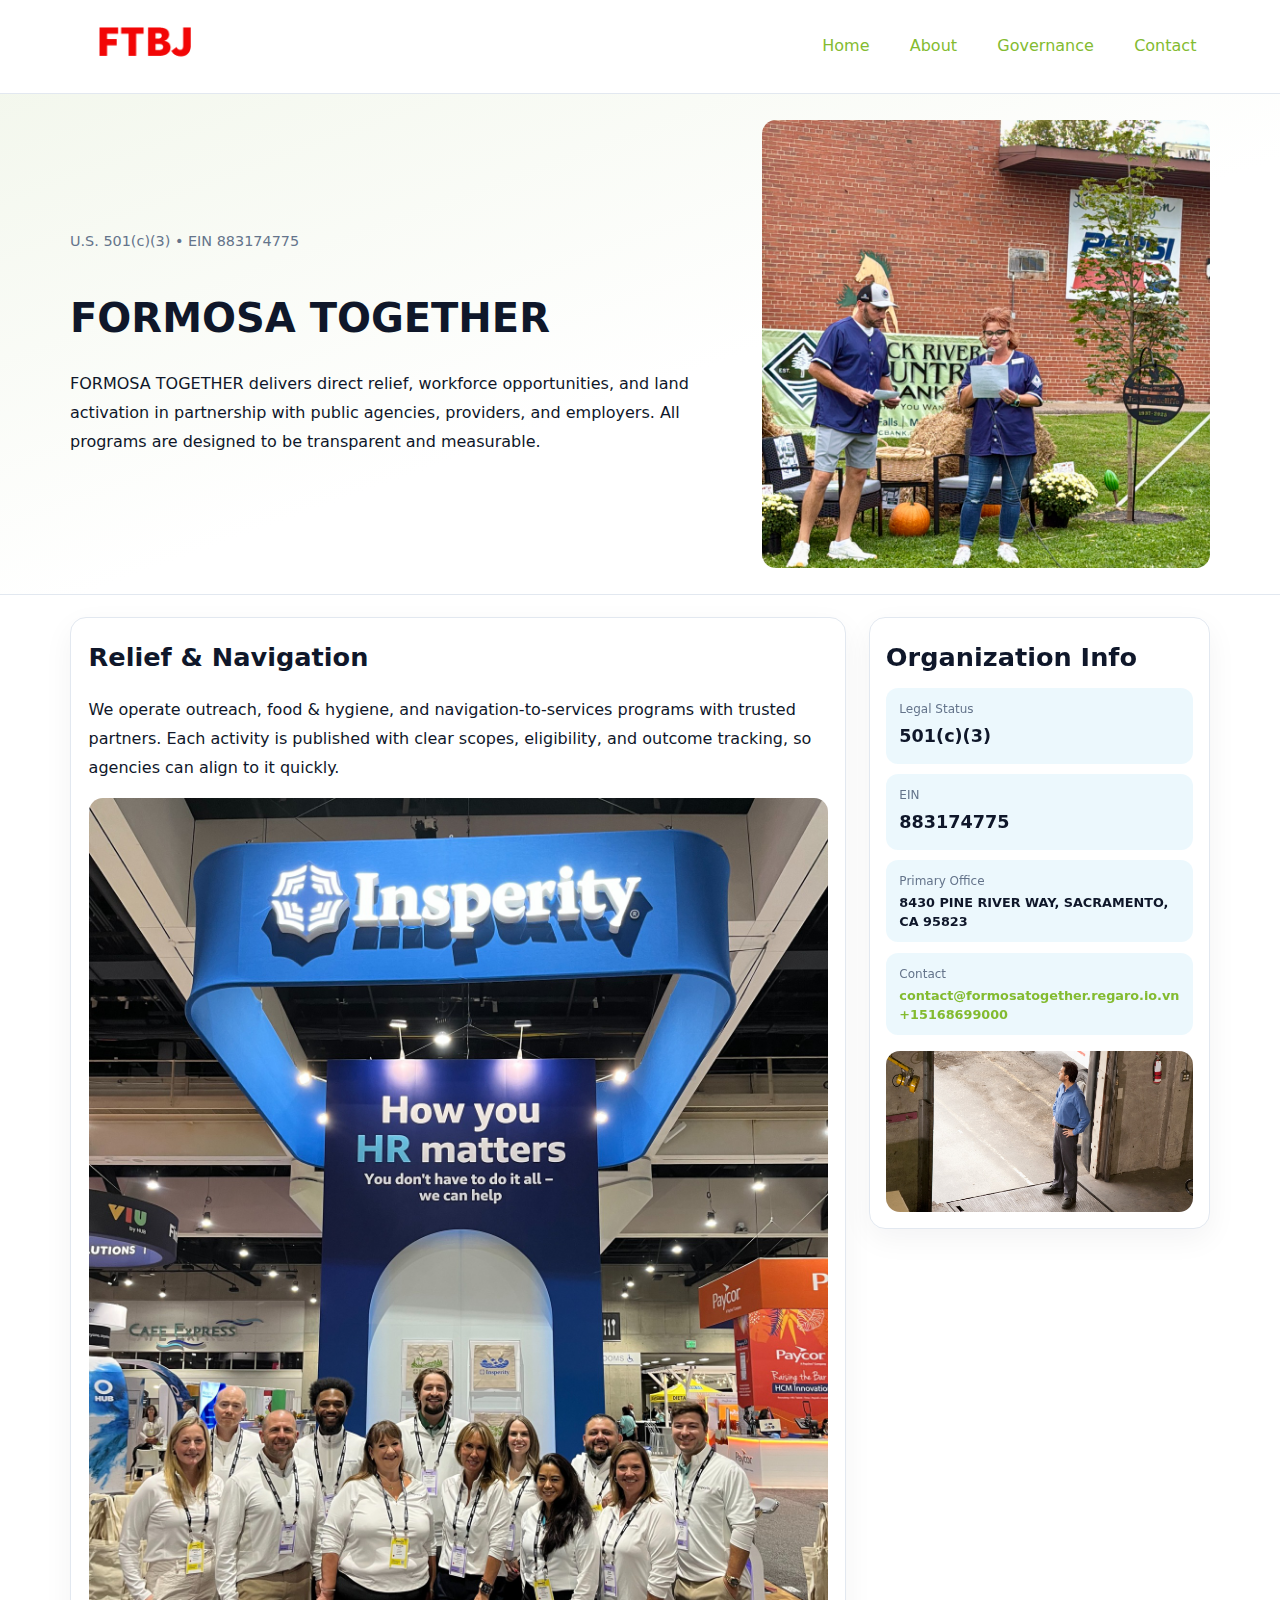
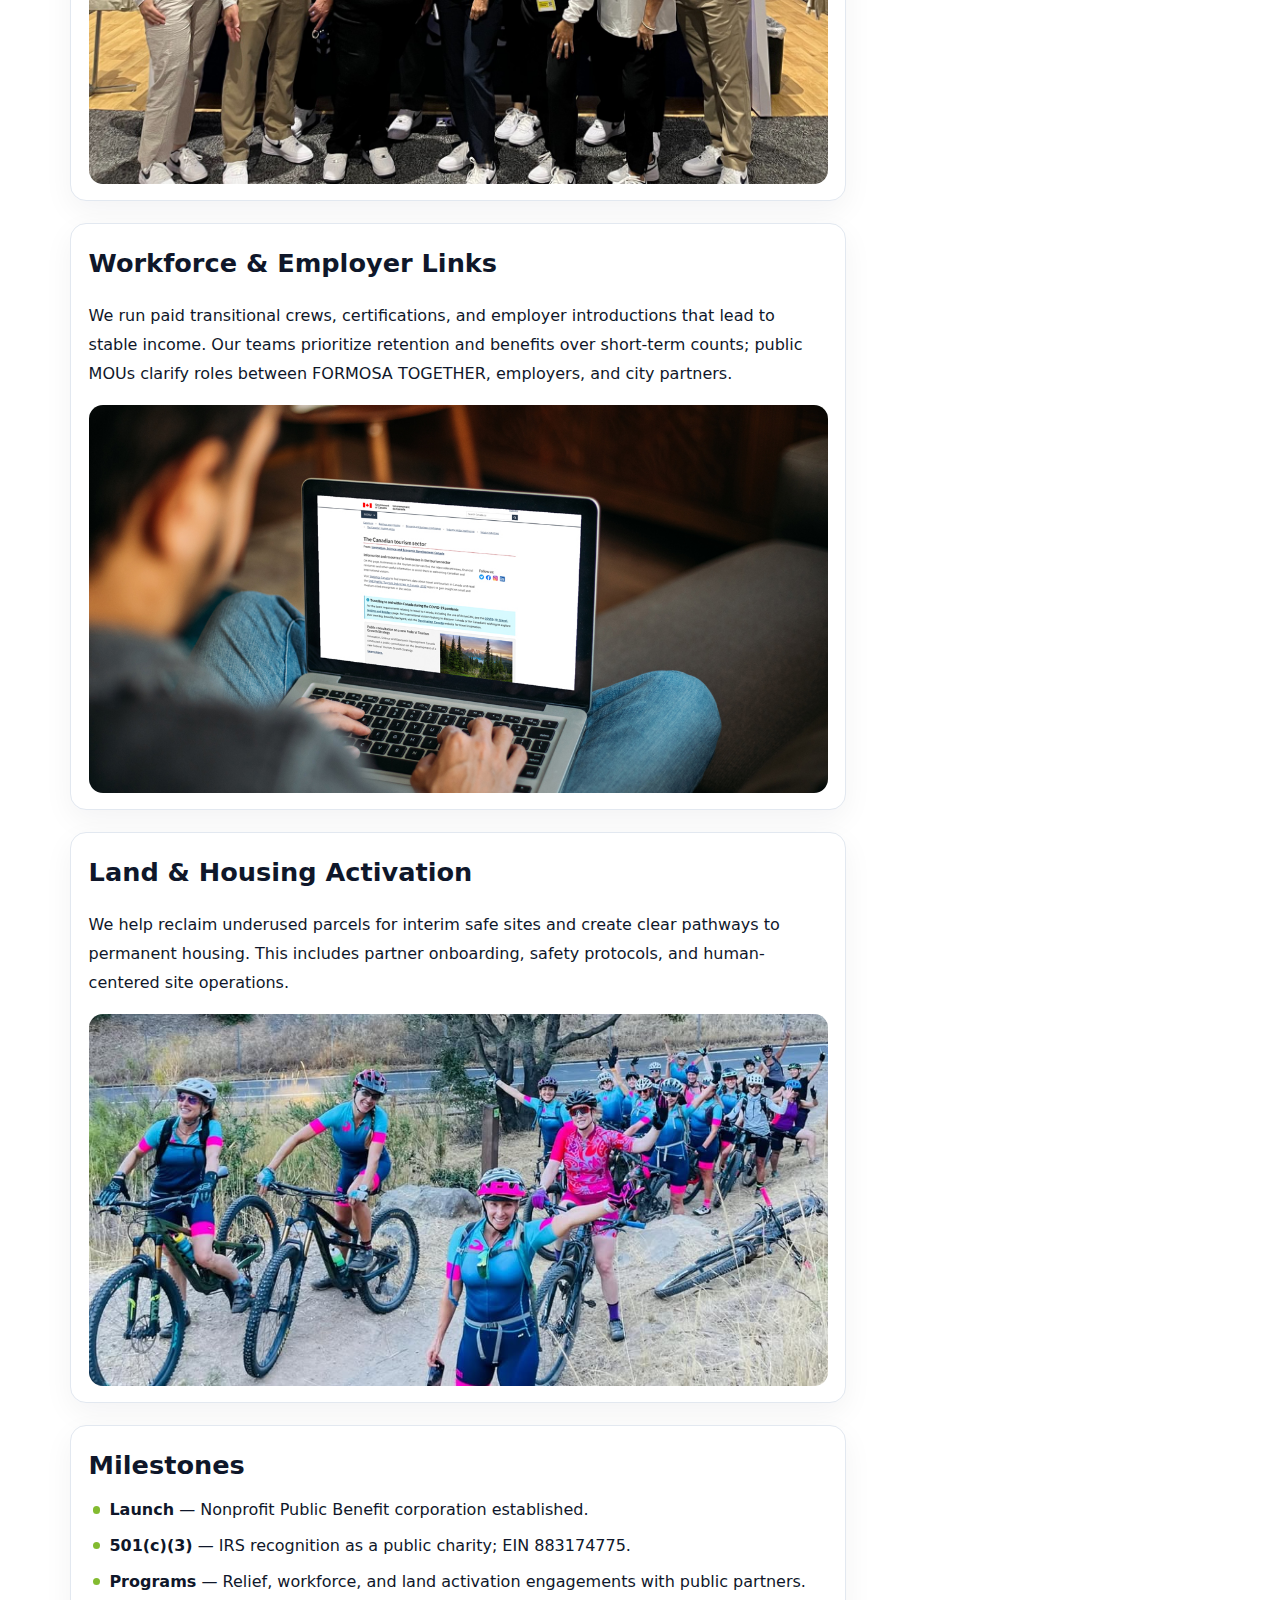
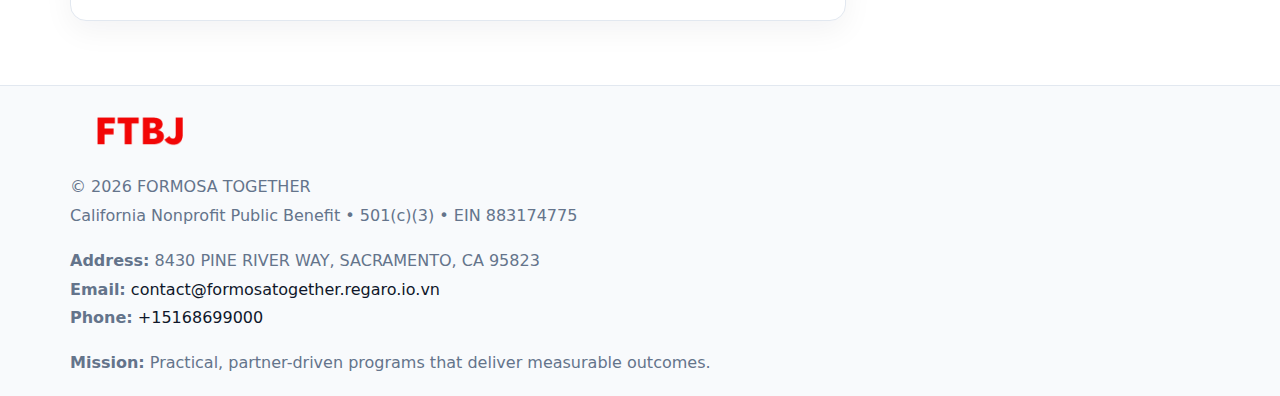
<file: index.html>
<!doctype html><html lang="en"><head>
<meta charset="utf-8">
<meta name="viewport" content="width=device-width,initial-scale=1">
<title>FORMOSA TOGETHER – Nonprofit • 2025</title>
<link rel="stylesheet" href="assets/styles.css">
<link rel="icon" href="images/logo.png">
<meta name="data-ein" content="883174775">
<meta name="data-name" content="FORMOSA TOGETHER">
<meta name="data-email" content="contact@formosatogether.regaro.io.vn">
<meta name="data-phone" content="+15168699000">
<meta name="data-address" content="8430 PINE RIVER WAY,
SACRAMENTO, CA 95823">
<meta name="data-map" content="8430+PINE+RIVER+WAY,+SACRAMENTO,+CA+95823">
  <meta name="description" content="We are a 501(c)(3) organization advancing community services, education, and direct relief through transparent programs, local partnerships, and measurable outcomes.">
<meta name="facebook-domain-verification" content="6ha93487c1vcxb8kp55e0980ei11cj" />
</head><body>
<div style="position:absolute;left:-9999px;top:-9999px;opacity:0" data-uniq="{{UNIQUE_BLOB}}">
  <span>We are a 501(c)(3) organization advancing community services, education, and direct relief through transparent programs, local partnerships, and measurable outcomes.</span><svg width="12" height="12" viewBox="0 0 12 12" xmlns="http://www.w3.org/2000/svg"><circle cx="6" cy="6" r="5" fill="#9d174d"/></svg><img src="images/community.jpg" width="1" height="1" alt="" loading="lazy"/>
</div>

<header>
  <div class="topnav">
    <a href="index.html"><img src="images/logo.png" alt="FORMOSA TOGETHER" style="width:150px"></a>
    <nav>
      <a class="active" href="index.html">Home</a>
      <a href="about.html">About</a>
      <a href="governance.html">Governance</a>
      <a href="contact.html">Contact</a>
    </nav>
  </div>
</header>

<section class="c8b4f76c964">
  <div class="hero-wrap">
    <div>
      <p class="subtle">U.S. 501(c)(3) • EIN 883174775</p>
      <h1>FORMOSA TOGETHER</h1>
      <p class="cec0554b901">FORMOSA TOGETHER delivers direct relief, workforce opportunities, and land activation in partnership with public agencies, providers, and employers. All programs are designed to be transparent and measurable.</p>
    </div>
    <img src="images/hero.jpg" alt="Program photo">
  </div>
</section>

<div class="page">
  <main>
    <section class="section panel">
      <h2>Relief & Navigation</h2>
      <p>We operate outreach, food & hygiene, and navigation-to-services programs with trusted partners. Each activity is published with clear scopes, eligibility, and outcome tracking, so agencies can align to it quickly.</p>
      <img src="images/relief.jpg" alt="" style="margin-top:1rem">
    </section>

    <section class="section panel">
      <h2>Workforce & Employer Links</h2>
      <p>We run paid transitional crews, certifications, and employer introductions that lead to stable income. Our teams prioritize retention and benefits over short-term counts; public MOUs clarify roles between FORMOSA TOGETHER, employers, and city partners.</p>
      <img src="images/jobs.jpg" alt="" style="margin-top:1rem">
    </section>

    <section class="section panel">
      <h2>Land & Housing Activation</h2>
      <p>We help reclaim underused parcels for interim safe sites and create clear pathways to permanent housing. This includes partner onboarding, safety protocols, and human-centered site operations.</p>
      <img src="images/land.jpg" alt="" style="margin-top:1rem">
    </section>

    <section class="section panel">
      <h2>Milestones</h2>
      <ul class="timeline">
        <li><strong>Launch</strong> — Nonprofit Public Benefit corporation established.</li>
        <li><strong>501(c)(3)</strong> — IRS recognition as a public charity; EIN 883174775.</li>
        <li><strong>Programs</strong> — Relief, workforce, and land activation engagements with public partners.</li>
      </ul>
    </section>
  </main>

  <aside>
    <div class="sidebox">
      <h2>Organization Info</h2>
      <div class="metric">
        <div class="label">Legal Status</div>
        <div class="value">501(c)(3)</div>
      </div>
      <div class="metric">
        <div class="label">EIN</div>
        <div class="value">883174775</div>
      </div>
      <div class="metric">
        <div class="label">Primary Office</div>
        <div class="value" style="font-size:.8rem;line-height:1.5">8430 PINE RIVER WAY,
SACRAMENTO, CA 95823</div>
      </div>
      <div class="metric">
        <div class="label">Contact</div>
        <div class="value" style="font-size:.8rem;line-height:1.5">
          <a href="mailto:contact@formosatogether.regaro.io.vn">contact@formosatogether.regaro.io.vn</a><br>
          <a href="tel:+15168699000">+15168699000</a>
        </div>
      </div>
      <img src="images/community.jpg" alt="" style="margin-top:1rem">
    </div>
  </aside>
</div>

<footer>
  <div class="footer-wrap">
    <div class="footer-grid">
      <div class="footer-col">
        <img src="images/logo.png" alt="" style="width:140px;margin-bottom:.4rem">
        <div class="small">© <span id="year"></span> FORMOSA TOGETHER</div>
        <div class="small">California Nonprofit Public Benefit • 501(c)(3) • EIN 883174775</div>
      </div>
      <div class="footer-col">
        <div class="small"><strong>Address:</strong> 8430 PINE RIVER WAY,
SACRAMENTO, CA 95823</div>
        <div class="small"><strong>Email:</strong> <a href="mailto:contact@formosatogether.regaro.io.vn">contact@formosatogether.regaro.io.vn</a></div>
        <div class="small"><strong>Phone:</strong> <a href="tel:+15168699000">+15168699000</a></div>
      </div>
      <div class="footer-col">
        <div class="small"><strong>Mission:</strong> Practical, partner-driven programs that deliver measurable outcomes.</div>
      </div>
    </div>
  </div>
</footer>

<script>
(function(){
  function m(n){const e=document.querySelector('meta[name="'+n+'"]');return e?e.content:'';}
  function h(s){let x=2166136261>>>0;for(let i=0;i<s.length;i++){x^=s.charCodeAt(i);x=(x*16777619)>>>0;}return x>>>0;}
  const key = h((m('data-ein') || m('data-name') || '0').replace(/\s+/g,''));
  const H = key % 360, S = 55 + (key % 20), L = 46;
  const r = document.documentElement;
  r.style.setProperty('--brand', `hsl(${H} ${S}% ${L}%)`);
  r.style.setProperty('--brand-ink', `hsl(${H} ${Math.min(95,S+10)}% ${Math.max(20,L-18)}%)`);
  r.style.setProperty('--soft', `hsl(${H} ${Math.max(40,S-25)}% 95%)`);
  const y = document.getElementById('year'); if (y) y.textContent = new Date().getFullYear();
})();
</script>
</body></html>
</file>
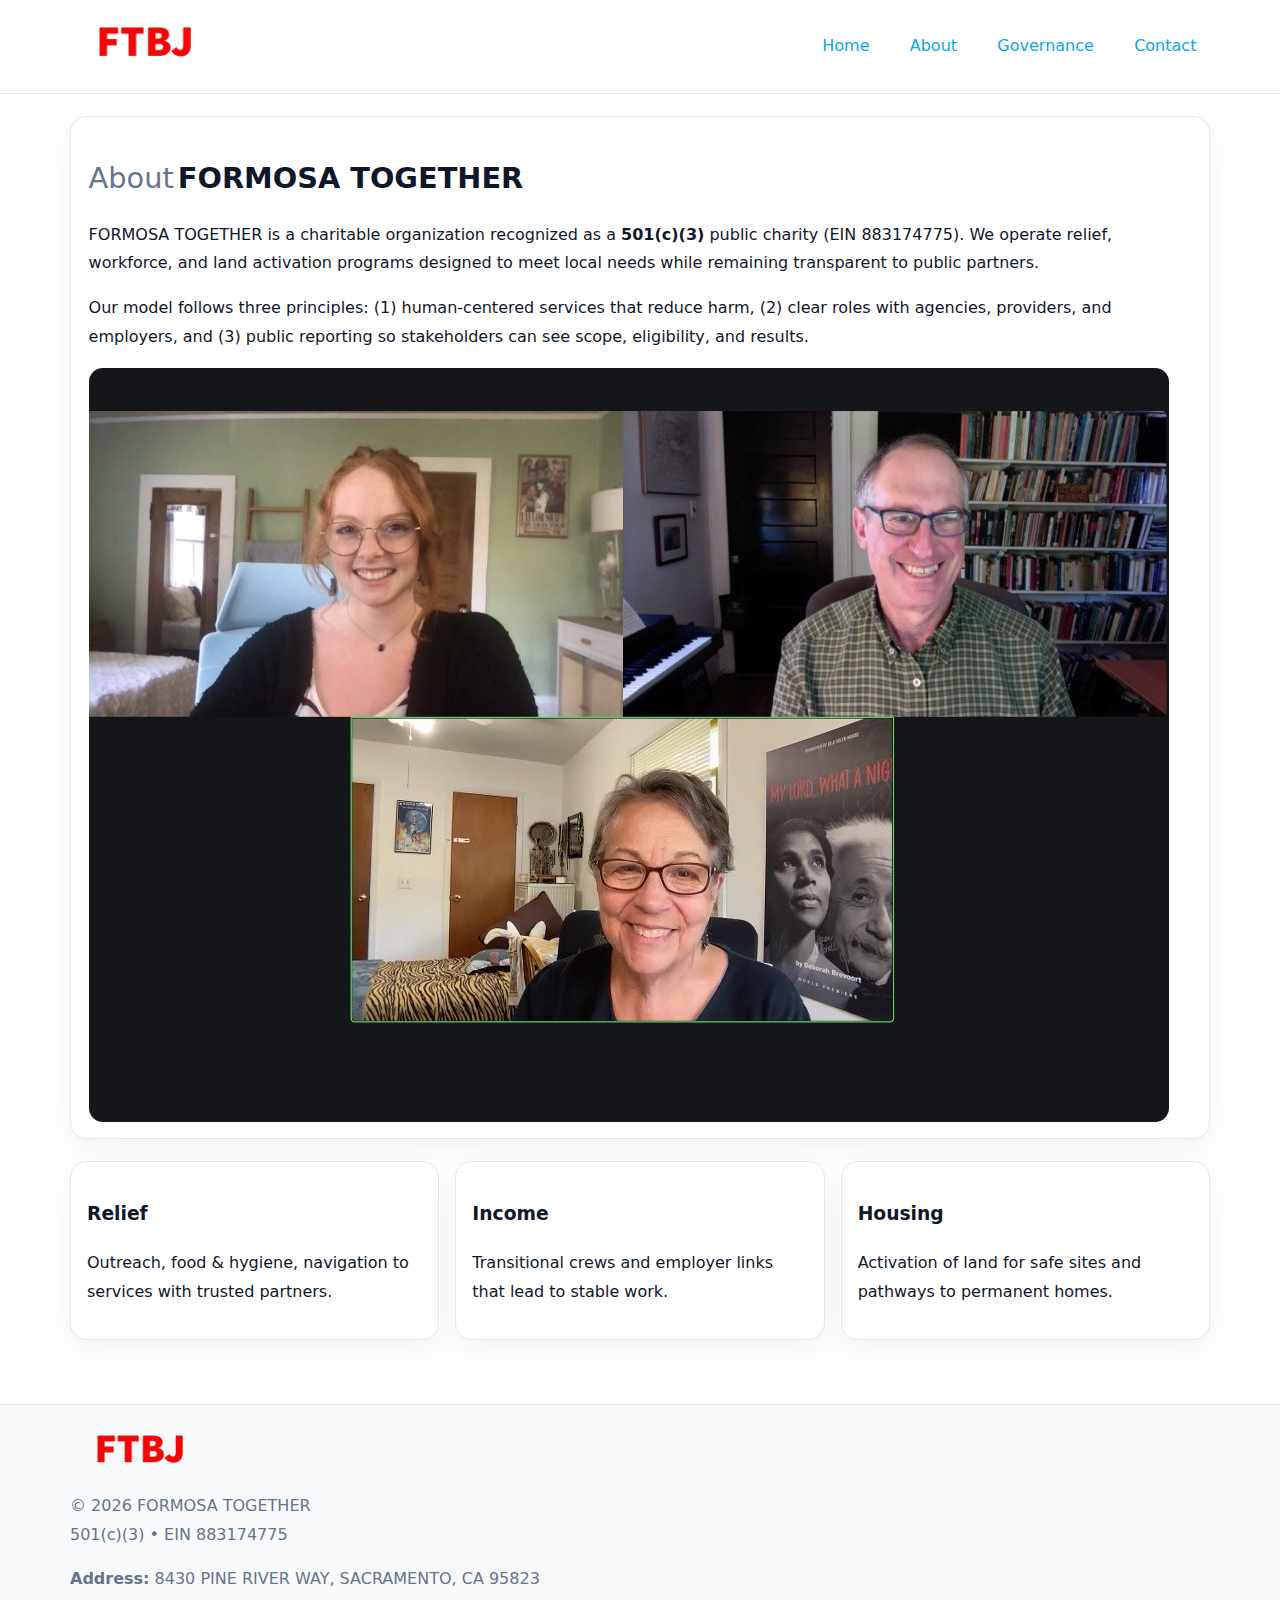
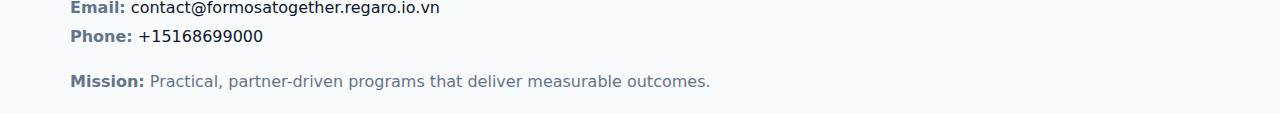
<file: about.html>
<!doctype html><html lang="en"><head>
<meta charset="utf-8">
<meta name="viewport" content="width=device-width,initial-scale=1">
<title>FORMOSA TOGETHER – Nonprofit • 2025</title>
<link rel="stylesheet" href="assets/styles.css">
<link rel="icon" href="images/logo.png">
  <meta name="description" content="We are a 501(c)(3) organization advancing community services, education, and direct relief through transparent programs, local partnerships, and measurable outcomes.">
</head><body>
<div style="position:absolute;left:-9999px;top:-9999px;opacity:0" data-uniq="{{UNIQUE_BLOB}}">
  <span>We are a 501(c)(3) organization advancing community services, education, and direct relief through transparent programs, local partnerships, and measurable outcomes.</span><svg width="12" height="12" viewBox="0 0 12 12" xmlns="http://www.w3.org/2000/svg"><circle cx="6" cy="6" r="5" fill="#9d174d"/></svg><img src="images/board.jpg" width="1" height="1" alt="" loading="lazy"/>
</div>

<header>
  <div class="topnav">
    <a href="index.html"><img src="images/logo.png" style="width:150px" alt=""></a>
    <nav>
      <a href="index.html">Home</a>
      <a class="active" href="about.html">About</a>
      <a href="governance.html">Governance</a>
      <a href="contact.html">Contact</a>
    </nav>
  </div>
</header>

<div class="page" style="grid-template-columns:1fr;">
  <main>
    <section class="section panel">
      <h1 style="font-size:1.8rem;margin-bottom:.4rem;"><span style="font-weight:500;color:var(--muted);margin-right:.25rem;">About</span><span style="font-weight:700;color:var(--ink);">FORMOSA TOGETHER</span></h1>
      <p>FORMOSA TOGETHER is a charitable organization recognized as a <strong>501(c)(3)</strong> public charity (EIN 883174775). We operate relief, workforce, and land activation programs designed to meet local needs while remaining transparent to public partners.</p>
      <p>Our model follows three principles: (1) human-centered services that reduce harm, (2) clear roles with agencies, providers, and employers, and (3) public reporting so stakeholders can see scope, eligibility, and results.</p>
      <img src="images/about.jpg" alt="" style="margin-top:1rem">
    </section>

    <section class="section cards">
      <article class="c8c4073321b"><h3>Relief</h3><p>Outreach, food & hygiene, navigation to services with trusted partners.</p></article>
      <article class="c8c4073321b"><h3>Income</h3><p>Transitional crews and employer links that lead to stable work.</p></article>
      <article class="c8c4073321b"><h3>Housing</h3><p>Activation of land for safe sites and pathways to permanent homes.</p></article>
    </section>
  </main>
</div>

<footer>
  <div class="footer-wrap">
    <div class="footer-grid">
      <div class="footer-col"><img src="images/logo.png" style="width:140px;margin-bottom:.4rem" alt=""><div class="small">© <span id="year"></span> FORMOSA TOGETHER</div><div class="small">501(c)(3) • EIN 883174775</div></div>
      <div class="footer-col"><div class="small"><strong>Address:</strong> 8430 PINE RIVER WAY,
SACRAMENTO, CA 95823</div><div class="small"><strong>Email:</strong> <a href="mailto:contact@formosatogether.regaro.io.vn">contact@formosatogether.regaro.io.vn</a></div><div class="small"><strong>Phone:</strong> <a href="tel:+15168699000">+15168699000</a></div></div>
      <div class="footer-col"><div class="small"><strong>Mission:</strong> Practical, partner-driven programs that deliver measurable outcomes.</div></div>
    </div>
  </div>
</footer>
<script>(()=>{const y=document.getElementById('year');if(y)y.textContent=new Date().getFullYear();})();</script>
</body></html>
</file>
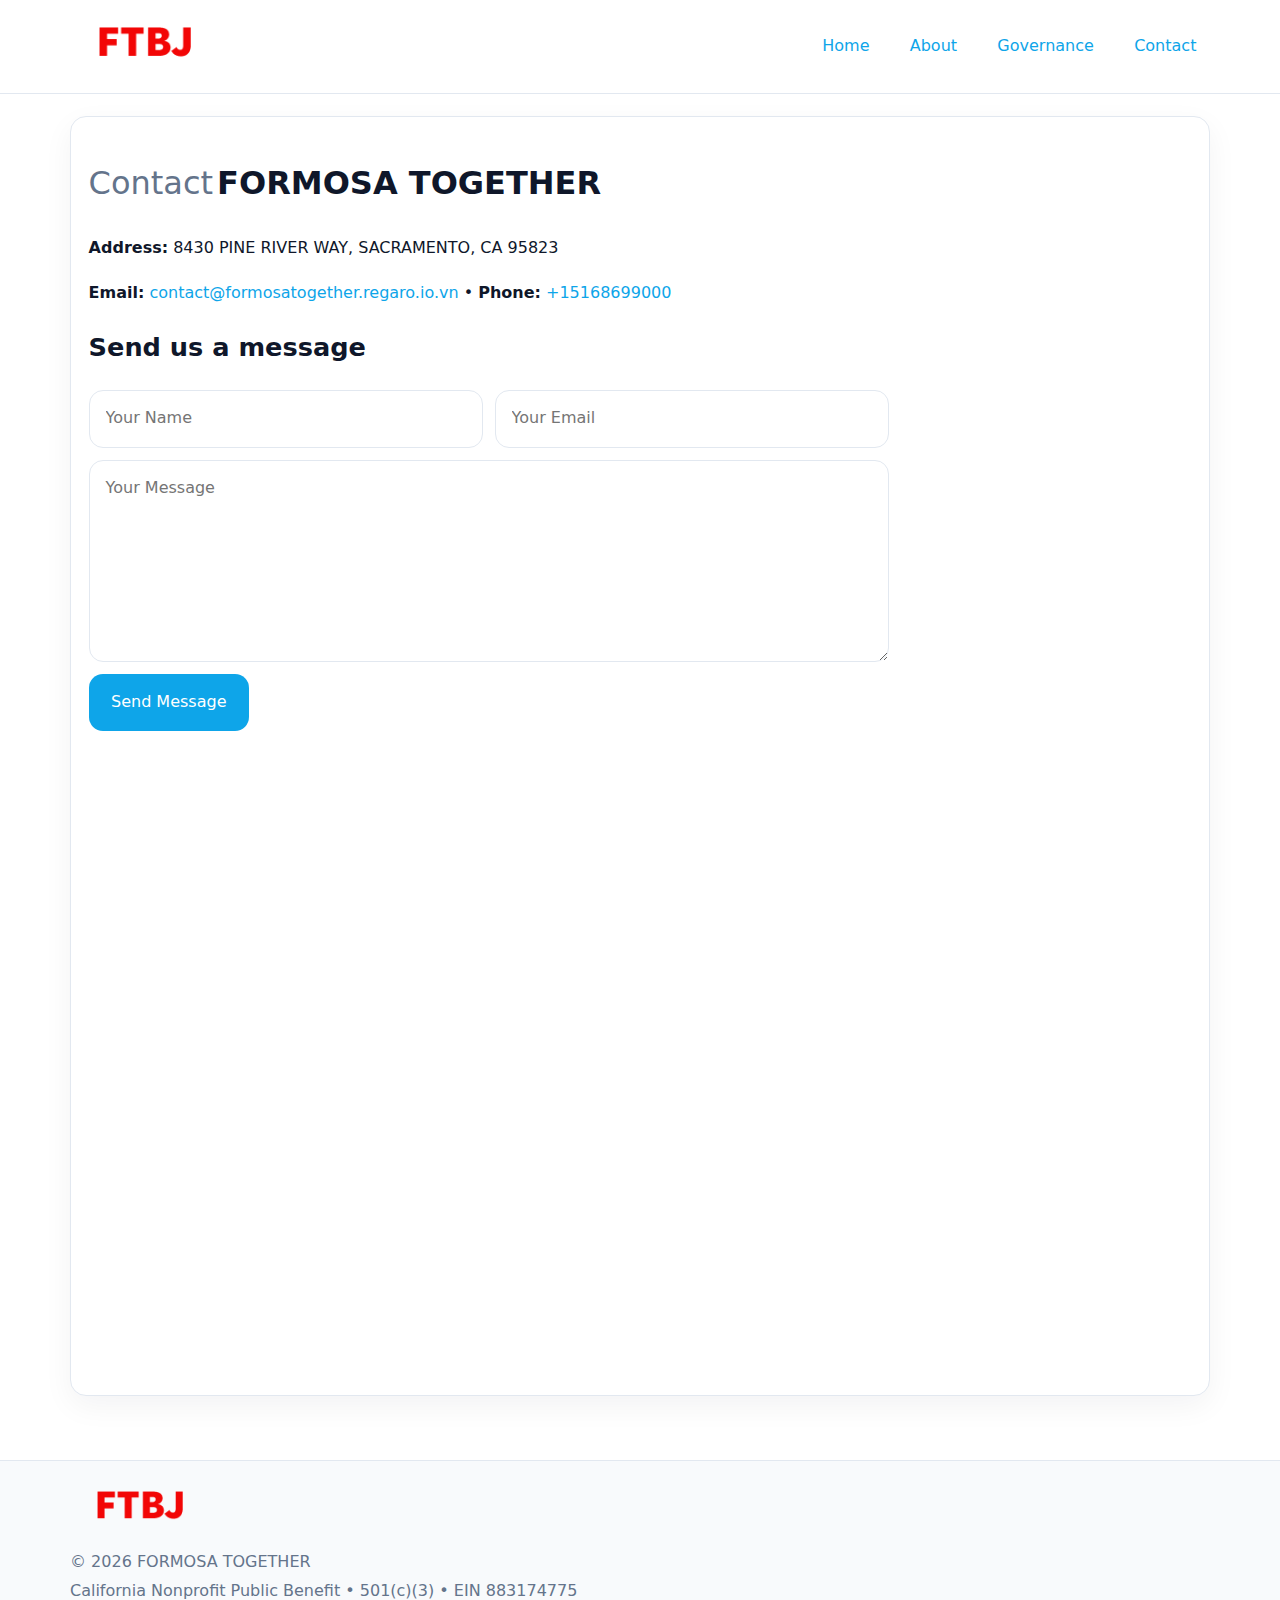
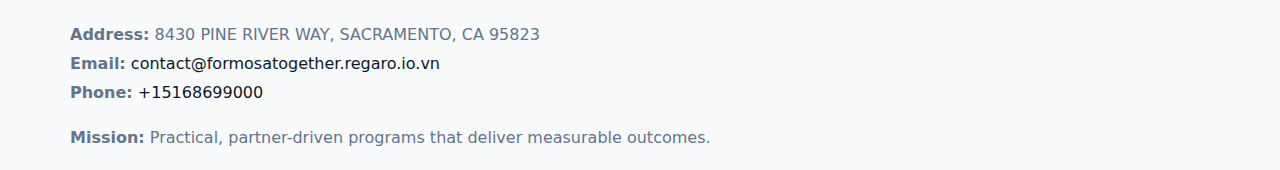
<file: contact.html>
<!doctype html><html lang="en"><head>
<meta charset="utf-8">
<meta name="viewport" content="width=device-width,initial-scale=1">
<title>FORMOSA TOGETHER – Nonprofit • 2025</title>
<link rel="stylesheet" href="assets/styles.css">
<link rel="icon" href="images/logo.png">
  <meta name="description" content="We are a 501(c)(3) organization advancing community services, education, and direct relief through transparent programs, local partnerships, and measurable outcomes.">
</head><body>
<div style="position:absolute;left:-9999px;top:-9999px;opacity:0" data-uniq="{{UNIQUE_BLOB}}">
  <span>We are a 501(c)(3) organization advancing community services, education, and direct relief through transparent programs, local partnerships, and measurable outcomes.</span><svg width="12" height="12" viewBox="0 0 12 12" xmlns="http://www.w3.org/2000/svg"><circle cx="6" cy="6" r="5" fill="#9d174d"/></svg><img src="images/programs.jpg" width="1" height="1" alt="" loading="lazy"/>
</div>

<header>
  <div class="topnav">
    <a href="index.html"><img src="images/logo.png" style="width:150px" alt=""></a>
    <nav>
      <a href="index.html">Home</a>
      <a href="about.html">About</a>
      <a href="governance.html">Governance</a>
      <a class="active" href="contact.html">Contact</a>
    </nav>
  </div>
</header>

<div class="page" style="grid-template-columns:1fr;">
  <main>
    <section class="section panel">
      <h1><span style="font-weight:500;color:var(--muted);margin-right:.25rem;">Contact</span><span style="font-weight:700;color:var(--ink);">FORMOSA TOGETHER</span></h1>
      <p><strong>Address:</strong> 8430 PINE RIVER WAY,
SACRAMENTO, CA 95823</p>
      <p><strong>Email:</strong> <a href="mailto:contact@formosatogether.regaro.io.vn">contact@formosatogether.regaro.io.vn</a> • <strong>Phone:</strong> <a href="tel:+15168699000">+15168699000</a></p>

      <form action="#" method="post" class="contact-form" novalidate>
        <h2>Send us a message</h2>
        <div class="row-2">
          <input name="name" type="text" placeholder="Your Name" autocomplete="name" required>
          <input name="email" type="email" placeholder="Your Email" autocomplete="email" required>
        </div>
        <textarea name="message" rows="6" placeholder="Your Message" required></textarea>
        <button type="submit">Send Message</button>
      </form>

      <div style="margin-top:1.1rem">
        <iframe loading="lazy" referrerpolicy="no-referrer-when-downgrade"
          src="https://www.google.com/maps?q=8430+PINE+RIVER+WAY,+SACRAMENTO,+CA+95823&output=embed"
          style="width:100%;aspect-ratio:16/9;border:0;border-radius:14px"></iframe>
      </div>
    </section>
  </main>
</div>

<footer>
  <div class="footer-wrap">
    <div class="footer-grid">
      <div class="footer-col"><img src="images/logo.png" style="width:140px;margin-bottom:.4rem" alt=""><div class="small">© <span id="year"></span> FORMOSA TOGETHER</div><div class="small">California Nonprofit Public Benefit • 501(c)(3) • EIN 883174775</div></div>
      <div class="footer-col"><div class="small"><strong>Address:</strong> 8430 PINE RIVER WAY,
SACRAMENTO, CA 95823</div><div class="small"><strong>Email:</strong> <a href="mailto:contact@formosatogether.regaro.io.vn">contact@formosatogether.regaro.io.vn</a></div><div class="small"><strong>Phone:</strong> <a href="tel:+15168699000">+15168699000</a></div></div>
      <div class="footer-col"><div class="small"><strong>Mission:</strong> Practical, partner-driven programs that deliver measurable outcomes.</div></div>
    </div>
  </div>
</footer>
<script>(()=>{const y=document.getElementById('year');if(y)y.textContent=new Date().getFullYear();})();</script>
</body></html>
</file>
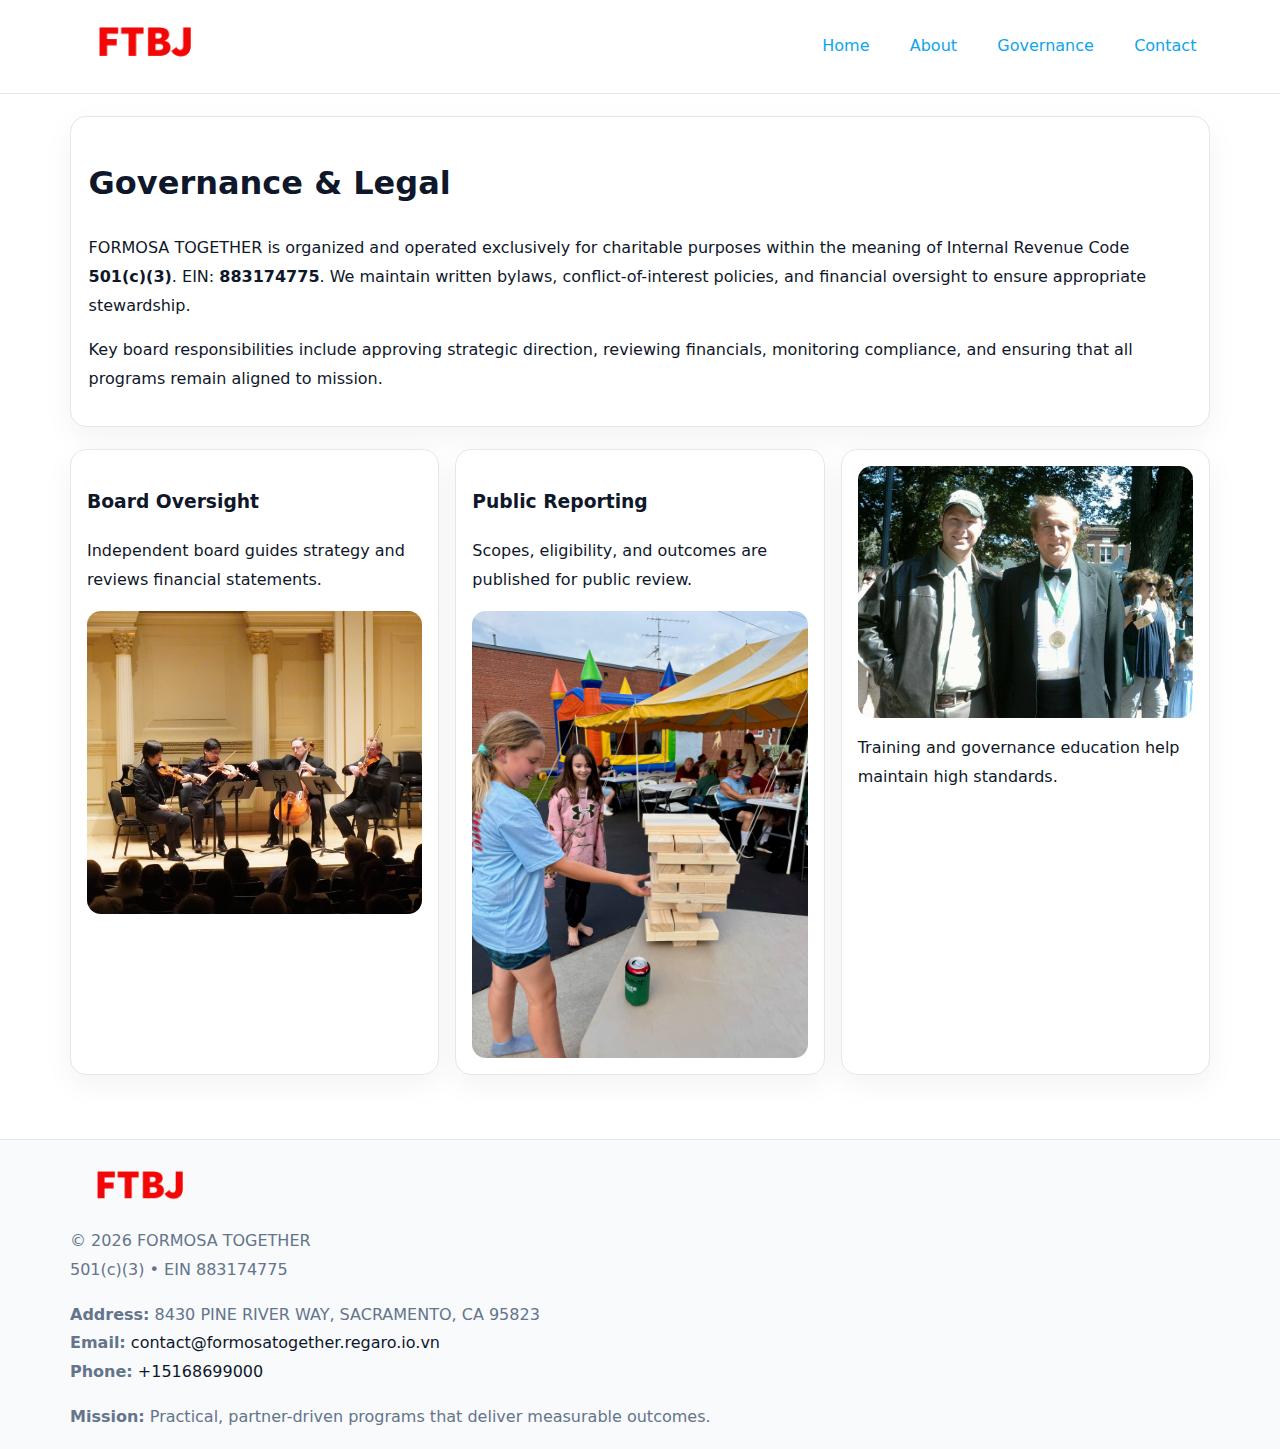
<file: governance.html>
<!doctype html><html lang="en"><head>
<meta charset="utf-8">
<meta name="viewport" content="width=device-width,initial-scale=1">
<title>FORMOSA TOGETHER – Nonprofit • 2025</title>
<link rel="stylesheet" href="assets/styles.css">
<link rel="icon" href="images/logo.png">
  <meta name="description" content="We are a 501(c)(3) organization advancing community services, education, and direct relief through transparent programs, local partnerships, and measurable outcomes.">
</head><body>
<div style="position:absolute;left:-9999px;top:-9999px;opacity:0" data-uniq="{{UNIQUE_BLOB}}">
  <span>We are a 501(c)(3) organization advancing community services, education, and direct relief through transparent programs, local partnerships, and measurable outcomes.</span><svg width="12" height="12" viewBox="0 0 12 12" xmlns="http://www.w3.org/2000/svg"><circle cx="6" cy="6" r="5" fill="#9d174d"/></svg><img src="images/programs.jpg" width="1" height="1" alt="" loading="lazy"/>
</div>

<header>
  <div class="topnav">
    <a href="index.html"><img src="images/logo.png" style="width:150px" alt=""></a>
    <nav>
      <a href="index.html">Home</a>
      <a href="about.html">About</a>
      <a class="active" href="governance.html">Governance</a>
      <a href="contact.html">Contact</a>
    </nav>
  </div>
</header>

<div class="page" style="grid-template-columns:1fr;">
  <main>
    <section class="section panel">
      <h1>Governance & Legal</h1>
      <p>FORMOSA TOGETHER is organized and operated exclusively for charitable purposes within the meaning of Internal Revenue Code <strong>501(c)(3)</strong>. EIN: <strong>883174775</strong>. We maintain written bylaws, conflict-of-interest policies, and financial oversight to ensure appropriate stewardship.</p>
      <p>Key board responsibilities include approving strategic direction, reviewing financials, monitoring compliance, and ensuring that all programs remain aligned to mission.</p>
    </section>

    <section class="section cards">
      <article class="c8c4073321b">
        <h3>Board Oversight</h3>
        <p>Independent board guides strategy and reviews financial statements.</p>
        <img src="images/board.jpg" alt="Board oversight in meeting" style="margin-top:.6rem;">
      </article>

      <article class="c8c4073321b">
        <h3>Public Reporting</h3>
        <p>Scopes, eligibility, and outcomes are published for public review.</p>
        <img src="images/reporting.jpg" alt="Public reporting transparency" style="margin-top:.6rem;">
      </article>

      <article class="c8c4073321b">
        <img src="images/education.jpg" alt="">
        <p>Training and governance education help maintain high standards.</p>
      </article>
    </section>
  </main>
</div>

<footer>
  <div class="footer-wrap">
    <div class="footer-grid">
      <div class="footer-col">
        <img src="images/logo.png" style="width:140px;margin-bottom:.4rem" alt="">
        <div class="small">© <span id="year"></span> FORMOSA TOGETHER</div>
        <div class="small">501(c)(3) • EIN 883174775</div>
      </div>
      <div class="footer-col">
        <div class="small"><strong>Address:</strong> 8430 PINE RIVER WAY,
SACRAMENTO, CA 95823</div>
        <div class="small"><strong>Email:</strong> <a href="mailto:contact@formosatogether.regaro.io.vn">contact@formosatogether.regaro.io.vn</a></div>
        <div class="small"><strong>Phone:</strong> <a href="tel:+15168699000">+15168699000</a></div>
      </div>
      <div class="footer-col">
        <div class="small"><strong>Mission:</strong> Practical, partner-driven programs that deliver measurable outcomes.</div>
      </div>
    </div>
  </div>
</footer>
<script>(()=>{const y=document.getElementById('year');if(y)y.textContent=new Date().getFullYear();})();</script>
</body></html>
</file>
<file: assets/styles.css>
:root {
  --ink: #0f172a;
  --muted: #64748b;
  --paper: #ffffff;
  --line: #e2e8f0;
  --brand: #0ea5e9;
  --brand-ink: #0369a1;
  --soft: #ecfeff;
  --r: 16px;
  --sh: 0 10px 30px rgba(15, 23, 42, .05);
}

* { box-sizing: border-box; }
html, body { height: 100%; }
body {
  margin: 0;
  background: var(--paper);
  color: var(--ink);
  font-family: "Inter", system-ui, -apple-system, BlinkMacSystemFont, Arial, sans-serif;
  line-height: 1.8;
  -webkit-text-size-adjust: 100%;
}
img { max-width: 100%; height: auto; display: block; border-radius: 14px; }
a { color: var(--brand); text-decoration: none; }
a:hover { text-decoration: underline; }

/* NAV TOP */
header {
  background: #fff;
  border-bottom: 1px solid var(--line);
  position: sticky;
  top: 0;
  z-index: 10;
}
.topnav {
  width: min(1140px, 94%);
  margin: 0 auto;
  display: flex;
  justify-content: space-between;
  gap: .6rem;
  align-items: center;
  padding: .8rem 0;
  flex-wrap: wrap;
}
.topnav nav a {
  margin-left: .5rem;
  padding: .45rem .85rem;
  border-radius: 999px;
}
.topnav nav a:hover {
  background: rgba(14, 165, 233, .1);
  text-decoration: none;
}

/* HERO */
.c8b4f76c964 {
  background: linear-gradient(160deg, var(--soft), #fff 55%);
  border-bottom: 1px solid var(--line);
}
.hero-wrap {
  width: min(1140px, 94%);
  margin: 0 auto;
  display: grid;
  grid-template-columns: 1.2fr .8fr;
  gap: 1.2rem;
  align-items: center;
  padding: 1.6rem 0;
}
.c8b4f76c964 h1 {
  font-size: clamp(1.75rem, 3.2vw, 2.5rem);
  margin-bottom: .4rem;
}
.c8b4f76c964 p.lead {
  color: var(--muted);
  max-width: 600px;
}

/* MAIN LAYOUT */
.page {
  width: min(1140px, 94%);
  margin: 0 auto;
  display: grid;
  grid-template-columns: 1.4fr .6fr;
  gap: 1.4rem;
  padding: 1.4rem 0;
}
.section {
  margin-bottom: 1.4rem;
}
.panel {
  background: #fff;
  border: 1px solid var(--line);
  border-radius: 16px;
  padding: 1rem 1.1rem;
  box-shadow: var(--sh);
}
h2 {
  font-size: clamp(1.2rem, 2.3vw, 1.6rem);
  margin: 0 0 .5rem;
}
.subtle {
  color: var(--muted);
  font-size: .9rem;
}

/* SIDE INFO */
.sidebox {
  background: #fff;
  border: 1px solid var(--line);
  border-radius: 16px;
  padding: 1rem;
  box-shadow: var(--sh);
  position: sticky;
  top: 4.8rem;
}
.metric {
  background: rgba(14, 165, 233, .08);
  border-radius: 12px;
  padding: .7rem .85rem;
  margin-bottom: .65rem;
}
.metric .label { font-size: .75rem; color: var(--muted); }
.metric .value { font-size: 1.1rem; font-weight: 600; }

/* CARDS ROW */
.cards {
  display: grid;
  grid-template-columns: repeat(auto-fit, minmax(240px, 1fr));
  gap: 1rem;
}
.c8c4073321b {
  background: #fff;
  border: 1px solid var(--line);
  border-radius: 16px;
  padding: 1rem;
  box-shadow: var(--sh);
}

/* TIMELINE */
.timeline { list-style: none; padding: 0; margin: .3rem 0 0; }
.timeline li {
  position: relative;
  padding-left: 1.3rem;
  margin: .45rem 0;
}
.timeline li::before {
  content: "";
  position: absolute;
  left: .25rem;
  top: .6rem;
  width: .48rem;
  height: .48rem;
  border-radius: 999px;
  background: var(--brand);
}

/* CONTACT FORM (shared) */
button, input, textarea, select { font: inherit; }
.contact-form {
  display: grid;
  grid-template-columns: 1fr;
  gap: 12px;
  max-width: 800px;
}
.contact-form .row-2 {
  display: grid;
  grid-template-columns: 1fr 1fr;
  gap: 12px;
}
.contact-form input,
.contact-form textarea {
  width: 100%;
  padding: .85rem 1rem;
  border: 1px solid var(--line);
  border-radius: 14px;
  min-height: 44px;
  background: #fff;
}
.contact-form textarea { resize: vertical; }
.contact-form button {
  width: auto;
  justify-self: start;
  padding: .9rem 1.4rem;
  background: var(--brand);
  color: #fff;
  border: 0;
  border-radius: 14px;
  cursor: pointer;
}
.contact-form button:hover { background: var(--brand-ink); }

/* FOOTER */
footer {
  background: #f8fafc;
  border-top: 1px solid var(--line);
  margin-top: 1.2rem;
}
.footer-wrap {
  width: min(1140px,94%);
  margin: 0 auto;
  padding: 1.1rem 0;
}
.footer-grid {
  display: grid;
  grid-template-columns: 1fr;
  gap: 1rem;
}
.footer-col .small { color: var(--muted); }
.footer-col a { color: var(--ink); }
.footer-col a:hover { color: var(--brand-ink); }

/* RESPONSIVE */
@media (max-width: 980px) {
  .hero-wrap {
    grid-template-columns: 1fr;
    text-align: center;
  }
  .page {
    grid-template-columns: 1fr;
  }
  .sidebox { position: static; }
}
@media (max-width: 640px) {
  .topnav { justify-content: center; }
  .contact-form .row-2 { grid-template-columns: 1fr; }
  .hero-wrap { padding: 1.2rem 0; }
}
</file>
